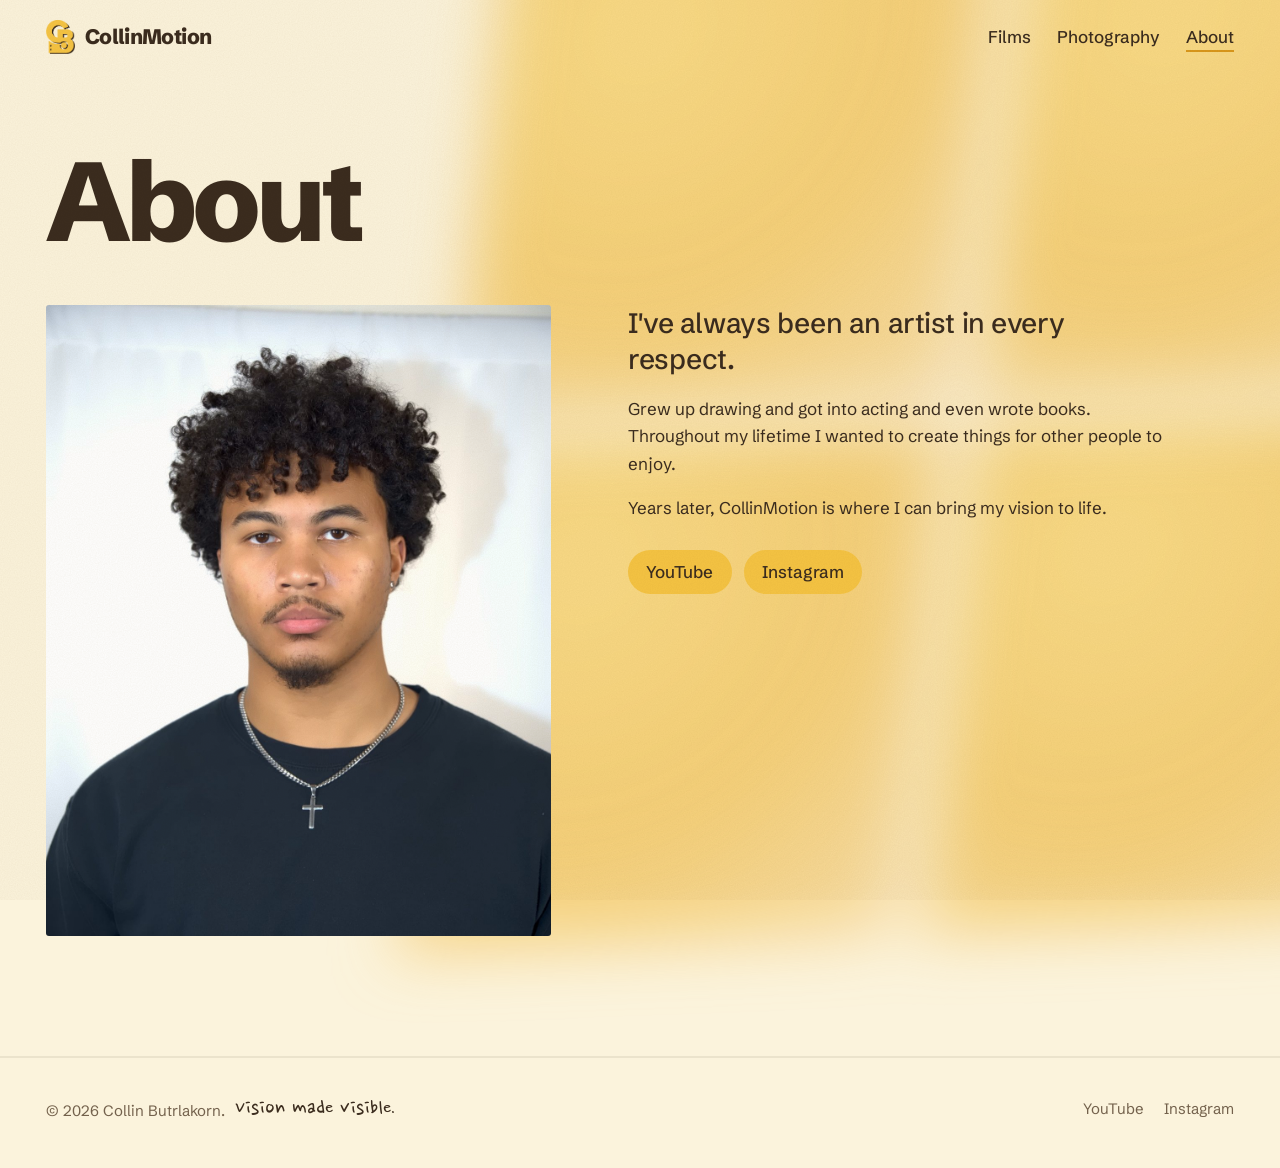
<file: about.html>
<!doctype html>
<html lang="en">
<head>
  <meta charset="utf-8">
  <meta name="viewport" content="width=device-width, initial-scale=1">
  <title>About | CollinMotion</title>
  <meta name="description" content="About Collin Butrlakorn and CollinMotion.">
  <meta name="theme-color" content="#fbf3dc">
  <link rel="icon" href="assets/favicon.png" type="image/png">
  <link rel="apple-touch-icon" href="assets/apple-touch-icon.png">
  <link rel="preconnect" href="https://fonts.googleapis.com">
  <link rel="preconnect" href="https://fonts.gstatic.com" crossorigin>
  <link href="https://fonts.googleapis.com/css2?family=Nanum+Pen+Script&family=Schibsted+Grotesk:ital,wght@0,400;0,500;0,700;0,800;1,400&display=swap" rel="stylesheet">
  <link rel="stylesheet" href="assets/css/style.css">
</head>
<body data-page="about">
  <a class="skip" href="#main">Skip to content</a>
  <div class="sunlight" aria-hidden="true"><i></i><i></i><i></i><i></i></div>

  <header class="site-header">
    <a class="mark" href="./"><img src="assets/logo/cb-sun.png" alt="" width="30" height="35"><span>CollinMotion</span></a>
    <nav aria-label="Main">
      <ul>
        <li><a href="films.html">Films</a></li>
        <li><a href="photography.html">Photography</a></li>
        <li><a href="about.html" aria-current="page">About</a></li>
      </ul>
    </nav>
  </header>

  <main id="main">
    <section class="section page-top">
      <h1 class="page-title" style="margin-bottom:clamp(2rem,5vw,3.5rem)">About</h1>
      <div class="about">
        <div id="about-portrait"></div>
        <div class="about-body">
          <div id="about-text"></div>
          <h2>What I shoot with</h2>
          <ul id="about-kit"></ul>
          <div class="links">
            <a class="pill" data-link="youtube" href="#">YouTube</a>
            <a class="pill" data-link="instagram" href="#">Instagram</a>
            <a class="pill" data-link="email" href="#">Email</a>
          </div>
        </div>
      </div>
    </section>
  </main>

  <footer class="site-footer">
    <p>© <span id="year"></span> Collin Butrlakorn. <span class="sig">Vision made visible.</span></p>
    <ul>
      <li><a data-link="youtube" href="#">YouTube</a></li>
      <li><a data-link="instagram" href="#">Instagram</a></li>
      <li><a data-link="email" href="#">Email</a></li>
    </ul>
  </footer>

  <script src="assets/js/content.js"></script>
  <script src="assets/js/site.js"></script>
</body>
</html>
</file>
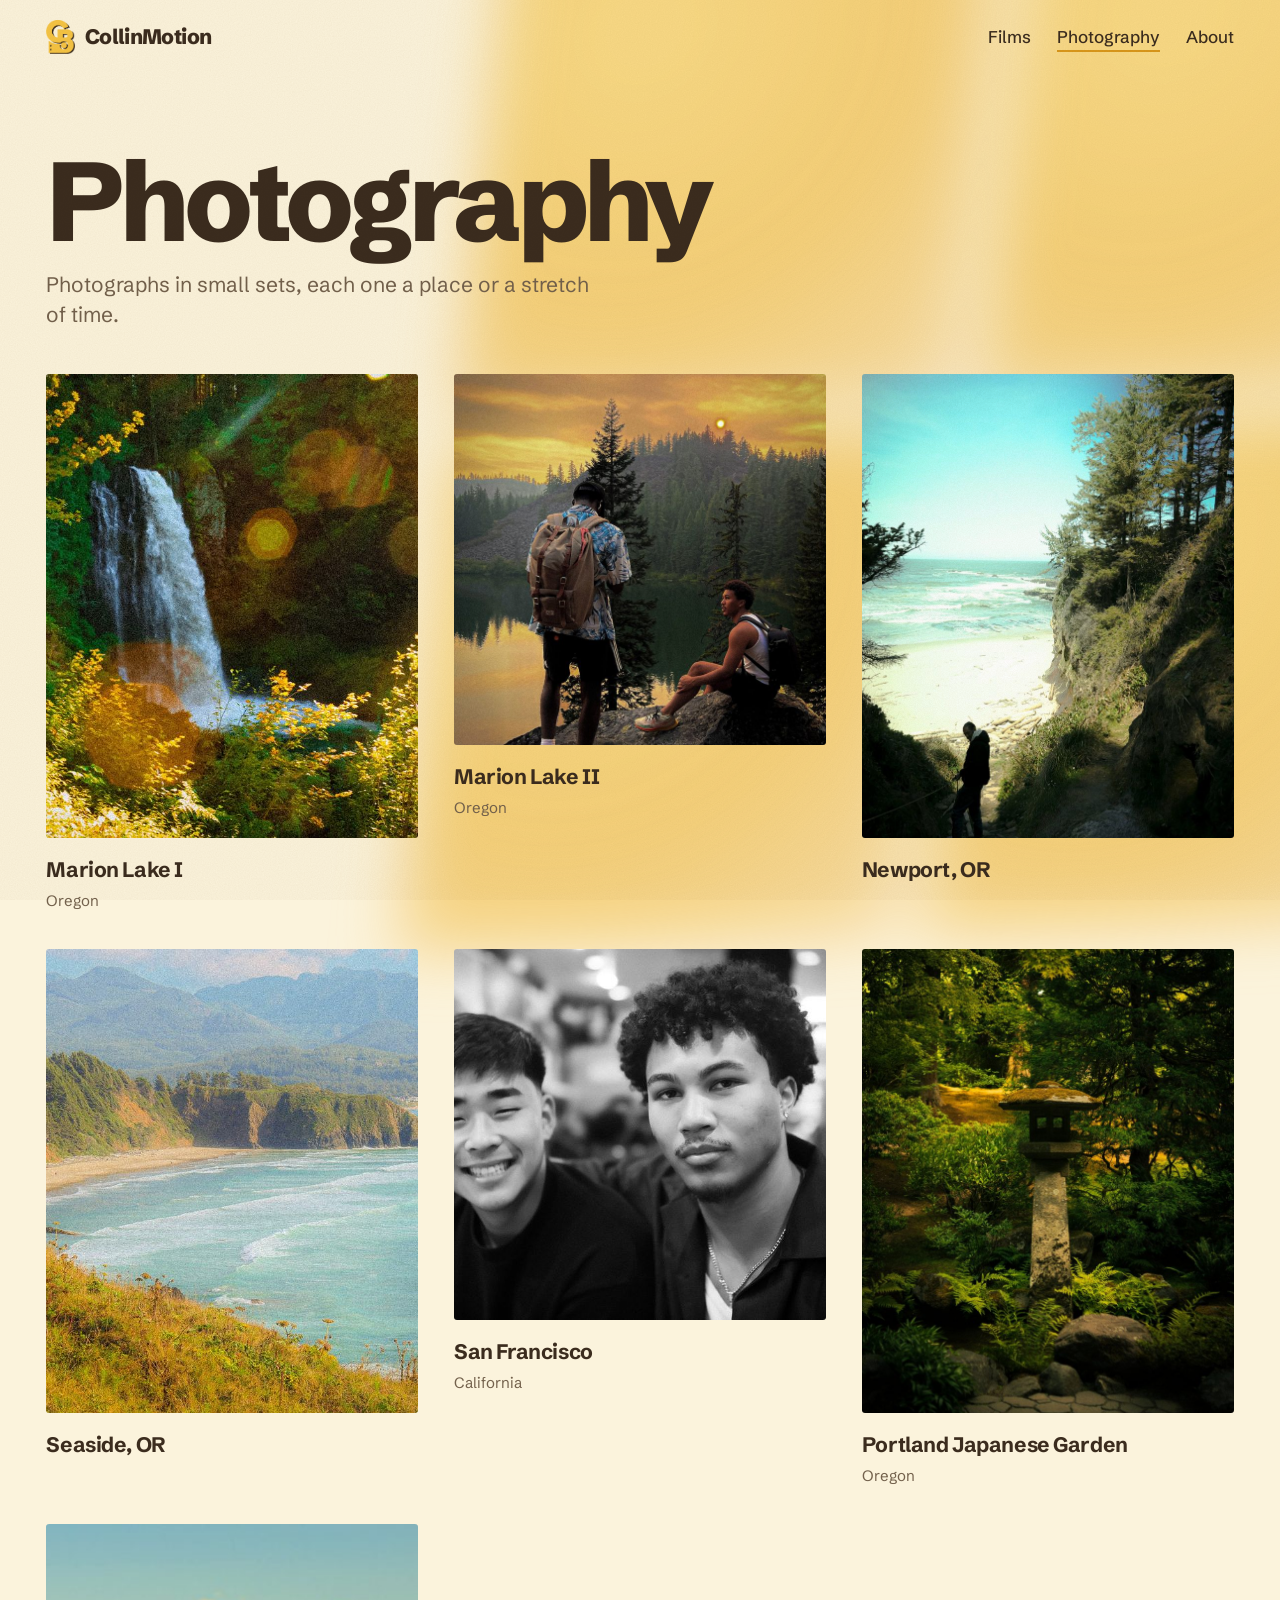
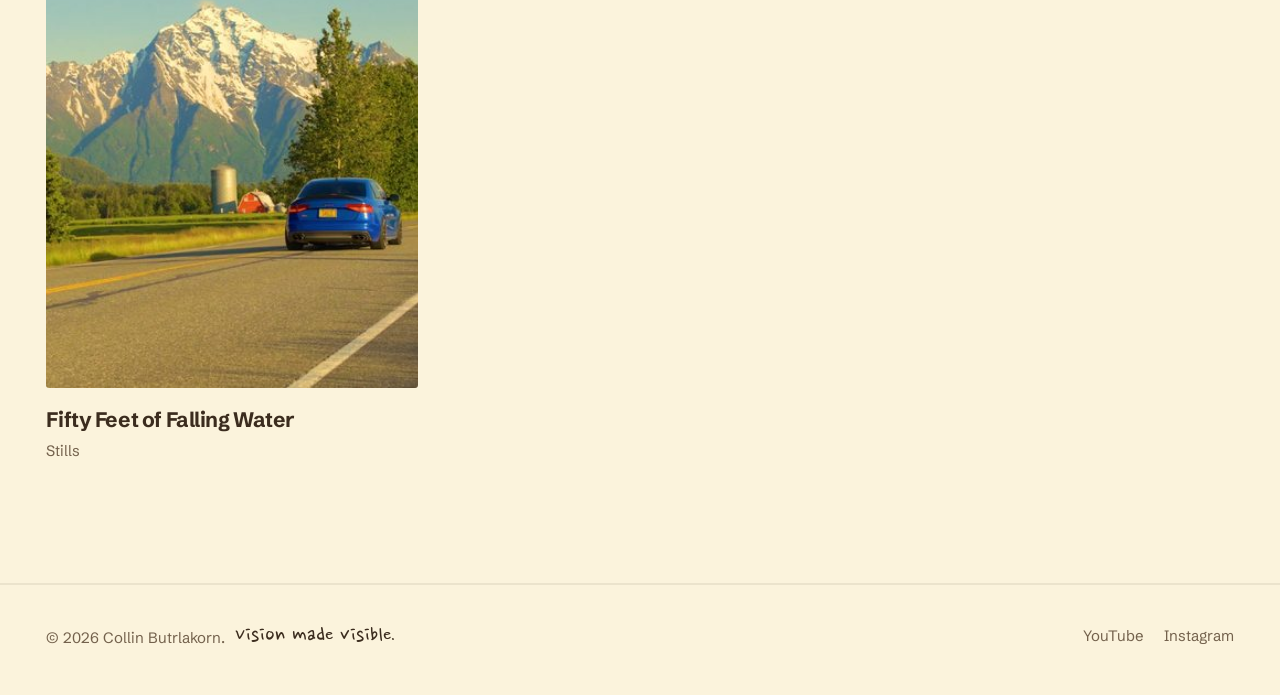
<file: photography.html>
<!doctype html>
<html lang="en">
<head>
  <meta charset="utf-8">
  <meta name="viewport" content="width=device-width, initial-scale=1">
  <title>Photography | CollinMotion</title>
  <meta name="description" content="Photographs by Collin Butrlakorn.">
  <meta name="theme-color" content="#fbf3dc">
  <link rel="icon" href="assets/favicon.png" type="image/png">
  <link rel="apple-touch-icon" href="assets/apple-touch-icon.png">
  <link rel="preconnect" href="https://fonts.googleapis.com">
  <link rel="preconnect" href="https://fonts.gstatic.com" crossorigin>
  <link href="https://fonts.googleapis.com/css2?family=Nanum+Pen+Script&family=Schibsted+Grotesk:ital,wght@0,400;0,500;0,700;0,800;1,400&display=swap" rel="stylesheet">
  <link rel="stylesheet" href="assets/css/style.css">
</head>
<body data-page="photography">
  <a class="skip" href="#main">Skip to content</a>
  <div class="sunlight" aria-hidden="true"><i></i><i></i><i></i><i></i></div>

  <header class="site-header">
    <a class="mark" href="./"><img src="assets/logo/cb-sun.png" alt="" width="30" height="35"><span>CollinMotion</span></a>
    <nav aria-label="Main">
      <ul>
        <li><a href="films.html">Films</a></li>
        <li><a href="photography.html" aria-current="page">Photography</a></li>
        <li><a href="about.html">About</a></li>
      </ul>
    </nav>
  </header>

  <main id="main">
    <section class="section page-top" id="photography-root"></section>
  </main>

  <footer class="site-footer">
    <p>© <span id="year"></span> Collin Butrlakorn. <span class="sig">Vision made visible.</span></p>
    <ul>
      <li><a data-link="youtube" href="#">YouTube</a></li>
      <li><a data-link="instagram" href="#">Instagram</a></li>
      <li><a data-link="email" href="#">Email</a></li>
    </ul>
  </footer>

  <dialog id="lightbox" class="lightbox" aria-label="Photo viewer">
    <figure>
      <div class="lb-slot"></div>
      <figcaption>
        <span class="lb-count"></span>
        <span class="lb-nav">
          <button class="dialog-close lb-prev" type="button">Previous</button>
          <button class="dialog-close lb-next" type="button">Next</button>
          <button class="dialog-close" type="button">Close</button>
        </span>
      </figcaption>
    </figure>
  </dialog>

  <script src="assets/js/content.js"></script>
  <script src="assets/js/site.js"></script>
</body>
</html>
</file>
<file: assets/css/style.css>
/* CollinMotion — afternoon light.
   The site is a sunlit wall around 4pm: butter-yellow paper, brown ink, and a
   patch of window light that drifts slowly across everything. Shadows in
   afternoon light run blue, so the one cool colour is a soft shade blue.
   Anything in Collin's own words is set in pen. */

:root {
  --paper: #fbf3dc;       /* page, sunlit wall */
  --paper-deep: #f3e6c2;  /* behind media */
  --ink: #3b2c1e;         /* primary text, brown ink */
  --pencil: #73614c;      /* secondary text */
  --sun: #f5c443;         /* warm yellow light */
  --marigold: #d9971a;    /* accents, rules, focus */
  --marigold-ink: #8a5800;/* accent when it has to be read as text */
  --shade: #6e86a3;       /* afternoon shadow blue */

  --sans: "Schibsted Grotesk", system-ui, -apple-system, "Segoe UI", sans-serif;
  --pen: "Nanum Pen Script", "Bradley Hand", "Segoe Print", cursive;

  /* type scale: 15 / 17 / 21 / 28 / 40 / hero */
  --t-sm: 0.9375rem;
  --t-base: 1.0625rem;
  --t-md: 1.3125rem;
  --t-lg: 1.75rem;
  --t-xl: clamp(2rem, 1.4rem + 2.4vw, 2.75rem);
  --t-hero: clamp(3.4rem, 0.8rem + 11.5vw, 12rem);
  --t-pen: clamp(1.7rem, 1.3rem + 1.4vw, 2.4rem);

  --gutter: clamp(1rem, 0.5rem + 3vw, 3.5rem);
  --measure: 34rem;
  --ease: cubic-bezier(.2, .7, .2, 1);
}

* { box-sizing: border-box; }
html { -webkit-text-size-adjust: 100%; scroll-behavior: smooth; }
@media (prefers-reduced-motion: reduce) { html { scroll-behavior: auto; } }

body {
  margin: 0;
  background: var(--paper);
  color: var(--ink);
  font-family: var(--sans);
  font-size: var(--t-base);
  line-height: 1.6;
  -webkit-font-smoothing: antialiased;
  overflow-x: hidden;
}

/* paper tooth, very quiet */
body::after {
  content: "";
  position: fixed; inset: 0; pointer-events: none; z-index: 50;
  opacity: .09; mix-blend-mode: multiply;
  background-image: url("data:image/svg+xml;utf8,<svg xmlns='http://www.w3.org/2000/svg' width='180' height='180'><filter id='n'><feTurbulence type='fractalNoise' baseFrequency='.85' numOctaves='2' stitchTiles='stitch'/><feColorMatrix values='0 0 0 0 .35 0 0 0 0 .25 0 0 0 0 .1 0 0 0 1 0'/></filter><rect width='100%' height='100%' filter='url(%23n)'/></svg>");
}

/* ---------- the window light ----------
   Four panes of sun thrown on the wall, slanted, soft at the edges.
   It drifts over a minute and a half, the way light moves in an afternoon. */
.sunlight {
  position: fixed; z-index: 0; pointer-events: none;
  top: -12vh; right: -14vw;
  width: min(78vw, 62rem); aspect-ratio: 1 / 1.05;
  display: grid; grid-template-columns: 1fr 1fr; gap: clamp(.9rem, 2.4vw, 2.2rem);
  transform: skew(-14deg, 6deg) rotate(-8deg);
  filter: blur(clamp(14px, 2.4vw, 30px));
  opacity: .62;
  mix-blend-mode: multiply;
  animation: afternoon 90s ease-in-out infinite alternate;
}
.sunlight i {
  display: block;
  background: radial-gradient(120% 120% at 30% 25%, #fbd760 0%, var(--sun) 45%, #f0a93055 100%);
}
@keyframes afternoon {
  from { translate: 0 0; opacity: .62; }
  to   { translate: -9vw 7vh; opacity: .5; }
}
@media (max-width: 640px) {
  .sunlight { width: 120vw; top: -6vh; right: -45vw; opacity: .5; }
}
@media (prefers-reduced-motion: reduce) { .sunlight { animation: none; } }

.site-header, main, .hero, .site-footer { position: relative; z-index: 1; }

img, video, iframe { display: block; max-width: 100%; }
a { color: inherit; }
:focus-visible { outline: 2px solid var(--marigold-ink); outline-offset: 3px; border-radius: 2px; }

.skip {
  position: absolute; left: var(--gutter); top: -3rem; z-index: 60;
  background: var(--ink); color: var(--paper); padding: .5rem .9rem;
  text-decoration: none; border-radius: 4px;
}
.skip:focus { top: 1rem; }

.hand {
  font-family: var(--pen); font-weight: 400; font-size: var(--t-pen);
  line-height: 1.05; color: var(--ink); letter-spacing: 0;
}

/* ---------- header ---------- */

.site-header {
  display: flex; align-items: baseline; justify-content: space-between; gap: 1rem;
  padding: 1.25rem var(--gutter);
}
.site-header .mark {
  display: inline-flex; align-items: center; gap: .6rem;
  font-weight: 800; font-size: var(--t-md); letter-spacing: -.03em; text-decoration: none;
}
.site-header .mark img { width: auto; height: 2.1rem; }
.site-header nav ul { display: flex; gap: clamp(.9rem, 2vw, 2rem); list-style: none; margin: 0; padding: 0; }
.site-header nav a {
  text-decoration: none; font-weight: 500; padding-block: .2rem;
  border-bottom: 2px solid transparent;
}
.site-header nav a:hover { border-bottom-color: var(--sun); }
.site-header nav a[aria-current="page"] { border-bottom-color: var(--marigold); }
.is-home .site-header .mark span { display: none; } /* the hero carries the name */
.site-header { align-items: center; }
@media (max-width: 560px) {
  .site-header .mark span { display: none; } /* the logo alone on phones, so the nav fits */
  .site-header nav ul { gap: 1rem; }
}

/* ---------- hero ---------- */

.hero { padding: clamp(1rem, 3vw, 2rem) var(--gutter) 0; }
.hero h1 {
  margin: 0 0 clamp(.75rem, 2vw, 1.5rem);
  font-weight: 800; font-size: var(--t-hero); line-height: .86; letter-spacing: -.045em;
  margin-left: -.04em; padding-bottom: .06em;
  /* the logo's look: a pale face lifted off the wall by a hard ink shadow */
  color: #fffaeb;
  text-shadow: .035em .04em 0 var(--ink);
  -webkit-text-stroke: .012em var(--ink);
}

.reel {
  position: relative; overflow: hidden; isolation: isolate;
  aspect-ratio: 21 / 9; border-radius: 4px;
  background: var(--paper-deep);
  box-shadow: 0 1px 0 #3b2c1e14, 0 30px 60px -30px #8a580055;
}
.reel video, .reel .reel-fallback {
  position: absolute; inset: 0; width: 100%; height: 100%; object-fit: cover; z-index: -1;
}
/* no reel yet: late light moving across a wall */
.reel-fallback {
  background:
    radial-gradient(40% 70% at 30% 40%, #f8d469 0%, transparent 70%),
    radial-gradient(35% 55% at 75% 65%, #f2b24a88 0%, transparent 70%),
    radial-gradient(60% 80% at 90% 10%, #6e86a333 0%, transparent 70%),
    linear-gradient(120deg, #f6e3b4, #edd29a);
  background-size: 160% 160%;
  animation: drift 30s ease-in-out infinite alternate;
}
.hero.has-reel .reel-fallback, .hero.has-still .reel-fallback { display: none; }
.reel-still { all: unset; position: absolute; inset: 0; cursor: pointer; }
.reel-still img { width: 100%; height: 100%; object-fit: cover; transition: transform 1.2s var(--ease); }
.reel-still:hover img { transform: scale(1.015); }
.reel-still:focus-visible { outline: 3px solid var(--marigold-ink); outline-offset: -3px; }
@keyframes drift {
  from { background-position: 0% 0%, 100% 0%, 50% 0%, 0 0; }
  to   { background-position: 100% 60%, 0% 80%, 20% 100%, 0 0; }
}

.hero .hand {
  max-width: 26rem; margin: -1.2em 0 0 clamp(.5rem, 4vw, 3rem);
  position: relative; z-index: 2;
  background: var(--paper); padding: .35em .6em .3em;
  rotate: -1.5deg; display: inline-block;
  box-shadow: 0 8px 20px -12px #3b2c1e55;
}

.reel-controls { position: absolute; right: 1rem; top: 1rem; }
.reel-controls button {
  font: inherit; font-size: var(--t-sm); font-weight: 500; color: var(--ink);
  background: #fbf3dccc; border: 0; border-radius: 999px;
  padding: .4rem .9rem; cursor: pointer; backdrop-filter: blur(6px);
}
.reel-controls button:hover { background: var(--paper); }
.hero:not(.has-reel) .reel-controls { display: none; }

@media (max-width: 640px) {
  .hero.has-reel .reel { aspect-ratio: 4 / 5; } /* a film still keeps its 16:9 so titles aren't cropped */
  .reel { aspect-ratio: 16 / 9; }
}
@media (prefers-reduced-motion: reduce) { .reel-fallback { animation: none; } }

/* ---------- sections ---------- */

main { display: block; }
.section { padding: clamp(4rem, 10vw, 7.5rem) var(--gutter) 0; }
.section:last-of-type { padding-bottom: clamp(4rem, 10vw, 7.5rem); }
.page-top { padding-top: clamp(2.5rem, 7vw, 5rem); }

.section-head {
  display: flex; align-items: baseline; justify-content: space-between; gap: 1rem; flex-wrap: wrap;
  margin-bottom: clamp(1.75rem, 4vw, 2.75rem);
}
h2, .page-title {
  margin: 0; font-weight: 800; font-size: var(--t-xl); line-height: 1; letter-spacing: -.035em;
}
.page-title { font-size: clamp(3rem, 1.4rem + 7vw, 7.5rem); line-height: .85; letter-spacing: -.05em; }
.section-head a { color: var(--pencil); text-decoration: none; font-weight: 500; border-bottom: 2px solid var(--sun); }
.section-head a:hover { color: var(--ink); border-bottom-color: var(--marigold); }
.lede { max-width: var(--measure); color: var(--pencil); font-size: var(--t-md); line-height: 1.45; margin: 1.25rem 0 0; }

.statement {
  max-width: 38rem; margin: 0;
  font-size: var(--t-lg); line-height: 1.3; font-weight: 500; letter-spacing: -.015em;
}

/* ---------- frames ---------- */

.frame { position: relative; overflow: hidden; background: var(--paper-deep); border-radius: 3px; }
.frame img { width: 100%; height: 100%; object-fit: cover; }
.frame.placeholder {
  background:
    radial-gradient(70% 70% at var(--x, 30%) var(--y, 40%), hsl(var(--h, 44) 88% 66% / .75), transparent 70%),
    linear-gradient(150deg, hsl(var(--h, 44) 60% 86%), hsl(calc(var(--h, 44) - 8) 45% 76%));
}
.frame.placeholder::after {
  content: attr(data-label); position: absolute; left: 1rem; bottom: .7rem; right: 1rem;
  font-family: var(--pen); color: #3b2c1ecc; font-size: var(--t-pen); line-height: 1;
}

/* ---------- films ---------- */

.films { display: grid; gap: clamp(3rem, 7vw, 5rem); }
.film {
  display: grid; gap: 1.1rem 2.5rem; align-items: end;
  grid-template-columns: minmax(0, 1.7fr) minmax(0, 1fr);
}
.film .play { all: unset; cursor: pointer; display: block; position: relative; border-radius: 3px; }
.film .play:disabled { cursor: default; }
.film .play:focus-visible { outline: 2px solid var(--marigold-ink); outline-offset: 4px; }
.film .frame { aspect-ratio: 16 / 9; }
.film .frame img { transition: transform 1.2s var(--ease); transform: scale(var(--zoom, 1)); }
.film .play:hover .frame img { transform: scale(calc(var(--zoom, 1) * 1.02)); }
.film .play-badge, .reel-still .play-badge {
  position: absolute; left: 1rem; top: 1rem;
  font-size: var(--t-sm); font-weight: 500; padding: .3rem .8rem; border-radius: 999px;
  background: var(--sun); color: var(--ink);
}
.film h3 { margin: 0; font-weight: 700; font-size: var(--t-lg); line-height: 1.1; letter-spacing: -.025em; }
.film .feeling { margin: .5rem 0 0; max-width: 24rem; }
.film .meta { margin: .8rem 0 0; color: var(--pencil); font-size: var(--t-sm); }
.film .meta span + span::before { content: ", "; }
.film:nth-child(even) { grid-template-columns: minmax(0, 1fr) minmax(0, 1.7fr); }
.film:nth-child(even) .play { order: 2; }
.film .frame.placeholder::after, .series-card .frame.placeholder::after { content: none; }
.film:first-child { grid-template-columns: 1fr; }
.film:first-child .frame { aspect-ratio: 21 / 9; }
.film:first-child .info { max-width: 34rem; }

@media (max-width: 760px) {
  .film, .film:first-child, .film:nth-child(even) { grid-template-columns: 1fr; }
  .film:nth-child(even) .play { order: 0; }
  .film:first-child .frame { aspect-ratio: 16 / 9; }
}

/* ---------- photography ---------- */

.series-grid {
  display: grid; gap: clamp(1.25rem, 3vw, 2.25rem);
  grid-template-columns: repeat(auto-fill, minmax(min(100%, 19rem), 1fr));
}
.series-card { text-decoration: none; display: block; }
.series-card .frame { aspect-ratio: 4 / 5; }
.series-card:nth-child(3n+2) .frame { aspect-ratio: 1 / 1; }
.series-card .frame img { transition: transform 1.2s var(--ease); }
.series-card:hover .frame img { transform: scale(1.03); }
.series-card h3 { margin: .9rem 0 0; font-weight: 700; font-size: var(--t-md); letter-spacing: -.02em; }
.series-card p { margin: .15rem 0 0; color: var(--pencil); font-size: var(--t-sm); }

/* home: a loose strip of single frames */
.photo-strip {
  display: grid; gap: clamp(.75rem, 2vw, 1.5rem);
  grid-template-columns: 1.25fr .8fr 1fr .85fr; align-items: end;
}
.photo-strip a { display: block; }
.photo-strip a:nth-child(1) .frame { aspect-ratio: 4 / 5; }
.photo-strip a:nth-child(2) .frame { aspect-ratio: 3 / 4; }
.photo-strip a:nth-child(3) .frame { aspect-ratio: 1 / 1; }
.photo-strip a:nth-child(4) .frame { aspect-ratio: 2 / 3; }
@media (max-width: 640px) {
  .photo-strip { grid-template-columns: 1fr 1fr; align-items: start; }
  .photo-strip a .frame { aspect-ratio: 4 / 5 !important; }
}

.series-view .back { color: var(--pencil); text-decoration: none; display: inline-block; margin-bottom: 1.5rem; border-bottom: 2px solid var(--sun); }
.series-view .back:hover { color: var(--ink); }
.series-photos { columns: 3 18rem; column-gap: clamp(.75rem, 2vw, 1.5rem); margin-top: clamp(2rem, 5vw, 3.5rem); }
.series-photos button {
  all: unset; cursor: zoom-in; display: block; width: 100%;
  margin-bottom: clamp(.75rem, 2vw, 1.5rem); break-inside: avoid; border-radius: 3px;
}
.series-photos button:focus-visible { outline: 2px solid var(--marigold-ink); outline-offset: 3px; }
.series-photos .frame.placeholder { aspect-ratio: var(--ar, 4 / 5); }

/* ---------- shorts ---------- */

.shorts {
  display: grid; grid-auto-flow: column; grid-auto-columns: minmax(10.5rem, 14rem);
  gap: 1rem; overflow-x: auto; padding-bottom: 1rem; scroll-snap-type: x mandatory;
  scrollbar-color: var(--marigold) transparent;
}
.short { scroll-snap-align: start; text-decoration: none; }
.short .frame { aspect-ratio: 9 / 16; }
.short .frame img { transition: transform 1.2s var(--ease); }
.short:hover .frame img { transform: scale(1.03); }
.short h3 { margin: .7rem 0 0; font-size: var(--t-base); font-weight: 700; letter-spacing: -.015em; line-height: 1.2; }
.short p { margin: .1rem 0 0; font-size: var(--t-sm); color: var(--pencil); }
.empty-note { color: var(--pencil); max-width: var(--measure); margin: 0; }
.empty-note a { color: var(--ink); text-decoration-color: var(--marigold); text-underline-offset: .2em; text-decoration-thickness: 2px; }

/* ---------- about ---------- */

.about {
  display: grid; gap: clamp(2rem, 6vw, 5rem); align-items: start;
  grid-template-columns: minmax(0, 1fr) minmax(0, 1.2fr);
}
.about .frame { aspect-ratio: 4 / 5; }
.about-mark { display: grid; place-items: center; aspect-ratio: 4 / 5; }
.about-mark img { width: min(70%, 18rem); height: auto; }
@media (max-width: 760px) { .about-mark { aspect-ratio: auto; justify-items: start; } .about-mark img { width: 8rem; } }
.about-body p { max-width: var(--measure); margin: 0 0 1.1rem; }
.about-body p:first-child { font-size: var(--t-lg); line-height: 1.3; font-weight: 500; letter-spacing: -.015em; }
.about-body h2 { font-size: var(--t-md); margin: 2.5rem 0 .6rem; letter-spacing: -.02em; }
.about-body ul { list-style: none; padding: 0; margin: 0; color: var(--pencil); }
.about-body li + li { margin-top: .2rem; }
@media (max-width: 760px) { .about { grid-template-columns: 1fr; } }

.links { display: flex; flex-wrap: wrap; gap: .75rem; margin-top: 1.75rem; }
.pill {
  display: inline-block; text-decoration: none; font-weight: 500; padding: .55rem 1.15rem; border-radius: 999px;
  background: var(--sun); color: var(--ink);
}
.pill:hover { background: var(--marigold); }

/* ---------- footer ---------- */

.site-footer {
  display: flex; flex-wrap: wrap; justify-content: space-between; gap: 1rem;
  padding: 2rem var(--gutter) 2.5rem; color: var(--pencil); font-size: var(--t-sm);
  border-top: 2px solid #3b2c1e14; align-items: center;
}
.site-footer p { margin: 0; }
.site-footer .sig { font-family: var(--pen); font-size: 1.5rem; color: var(--ink); margin-left: .35rem; }
.site-footer ul { display: flex; gap: 1.25rem; list-style: none; margin: 0; padding: 0; }
.site-footer a { text-decoration: none; }
.site-footer a:hover { color: var(--ink); }

/* ---------- player + lightbox ---------- */

dialog {
  border: 0; padding: 0; background: transparent; color: var(--ink);
  width: min(92vw, 1200px); max-width: none; max-height: 92vh;
}
dialog::backdrop { background: #fbf3dcf2; backdrop-filter: blur(4px); }
dialog[open] { animation: open .45s var(--ease); }
@keyframes open { from { opacity: 0; transform: scale(.985); } }
@media (prefers-reduced-motion: reduce) { dialog[open] { animation: none; } }

.player-frame { aspect-ratio: 16 / 9; width: 100%; background: #000; border-radius: 3px; overflow: hidden; box-shadow: 0 30px 60px -30px #3b2c1e88; }
.player-frame iframe { width: 100%; height: 100%; border: 0; }
.player-caption { display: flex; justify-content: space-between; align-items: baseline; gap: 1rem; padding-top: 1rem; }
.player-caption h3 { margin: 0; font-weight: 700; font-size: var(--t-md); letter-spacing: -.02em; }
.dialog-close {
  font: inherit; font-size: var(--t-sm); font-weight: 500; color: var(--ink); cursor: pointer;
  background: var(--sun); border: 0; border-radius: 999px; padding: .4rem .95rem;
}
.dialog-close:hover { background: var(--marigold); }

.lightbox { width: min(96vw, 1400px); }
.lightbox figure { margin: 0; display: grid; gap: .9rem; }
.lightbox .lb-img { max-height: 80vh; width: auto; margin: 0 auto; border-radius: 2px; }
.lightbox figcaption { display: flex; justify-content: space-between; align-items: center; gap: 1rem; color: var(--pencil); font-size: var(--t-sm); }
.lightbox .lb-nav { display: flex; gap: .5rem; }
</file>
